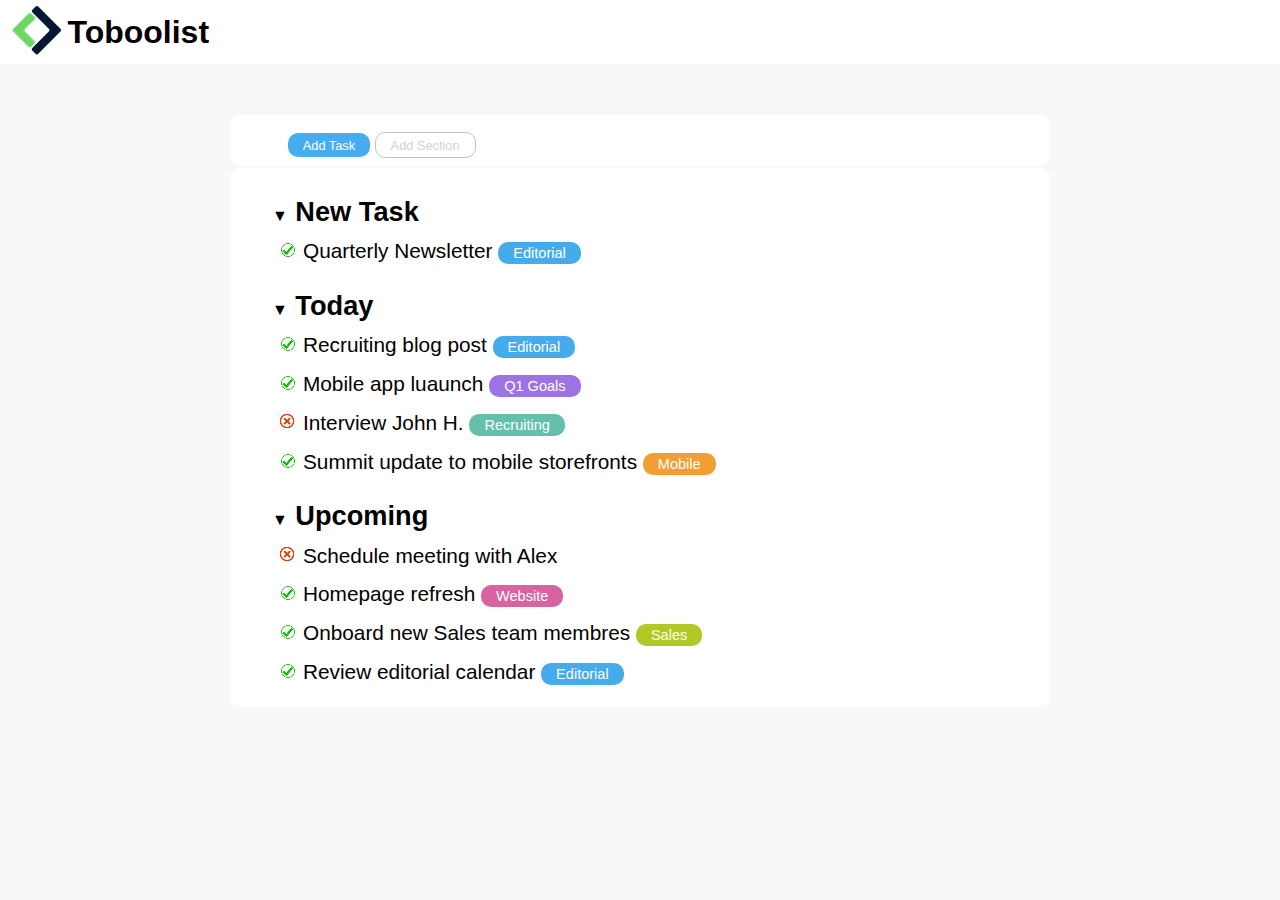
<file: index.html>
<!DOCTYPE html>
<html lang="en">
<head>
    <meta charset="UTF-8">
    <meta http-equiv="X-UA-Compatible" content="IE=edge">
    <meta name="viewport" content="width=device-width, initial-scale=1.0">
    <title>Toboolist</title>
    <!-- Link css -->
    <link rel="stylesheet" href="css/style.css">
    <!-- /Link css -->
</head>
<!-- 
Simbolo freccia
    html: &#9660;
    css: \25BC -->

<body>
    <!-- header -->
    <header class="header">
        <div class="header-inline">
            <img src="img/logo_copia.png" alt="Logo Toboolist" id="img-logo">
        </div>
        
        <div class="header-inline">
            <h1 id="title-logo">Toboolist</h1>
        </div>
    </header>
    <!-- /header -->

    <!-- main -->
    <main>
        <!-- barra navigazione (opz: add task,section) -->
        <nav class="navbar">
            <!-- add task -->
            <div class="nav-click">
                <a href="#" class="nav-white">
                    Add Task
                </a>
            </div>
            <!-- /add task -->

            <!-- add selection -->
            <div class="nav-unclick">
                <a href="#" class="nav-lightgrey">
                    Add Section
                </a>
            </div>
            <!-- /add selection -->

        </nav>
        <!-- /barra navigazione -->

        <!-- container elementi principali -->
        <div class="container">
            <!-- new task -->
            <ul>
                <li class="task-menu">
                    <h2 class="task-title">New Task</h2>
                    <ul class="task-activity">
                        <li class="checkmark">
                            Quarterly Newsletter
                            <a href="#" class="link-editorial">Editorial</a>
                        </li>
                    </ul>
                </li>
            </ul>
            <!-- /new task -->

            <!-- today -->
            <ul>
                <li class="task-menu">
                    <h2 class="task-title">Today</h2>
                    <ul class="task-activity">
                        <li class="checkmark">
                            Recruiting blog post
                            <a href="#" class="link-editorial">Editorial</a>
                        </li>
                        <li class="checkmark">
                            Mobile app luaunch
                            <a href="#" class="link-q1goals">Q1 Goals</a>
                        </li>
                        <li class="checkcross">
                            Interview John H.
                            <a href="#" class="link-recruiting">Recruiting</a>
                        </li>
                        <li class="checkmark">
                            Summit update to mobile storefronts
                            <a href="#" class="link-mobile">Mobile</a>
                        </li>
                    </ul>
                </li>
            </ul>
            <!-- /today -->

            <!-- upcoming -->
            <ul>
                <li class="task-menu">
                    <h2 class="task-title">Upcoming</h2>
                    <ul class="task-activity">
                        <li class="checkcross">
                            Schedule meeting with Alex
                        </li>
                        <li class="checkmark">
                            Homepage refresh
                            <a href="#" class="link-website">Website</a>
                        </li>
                        <li class="checkmark">
                            Onboard new Sales team membres
                            <a href="#" class="link-sales">Sales</a>
                        </li>
                        <li class="checkmark">
                            Review editorial calendar
                            <a href="#" class="link-editorial">Editorial</a>
                        </li>
                    </ul>
                </li>
            </ul>
            <!-- /upcoming -->

        </div>
        <!-- /container -->
    </main>
    <!-- /main -->
</body>
</html>
</file>
<file: css/style.css>
*{
    margin:0 auto;
    padding:0;
    box-sizing: border-box;
}

body{
    font-family: Verdana, Geneva, Tahoma, sans-serif;
    background-color: #f6f8f9;
}
main{
    margin: 4% 18% 1%;
}

a{
    text-decoration: none;
}
/* HEADER */
.header{
    background-color: white;
    padding: 3px 10px;
    width: 100%;
}

.header-inline{
    display: inline-block;
    vertical-align: middle;
}

#title-logo{
    font-weight: 900;
}

/* /HEADER */



/* MAIN */
.navbar,.container{
    background-color: white;
    padding-left: 7%;
    border-radius: 10px;
}

/* navbar */
.navbar{
    padding-top: 2%;
    padding-bottom: 1%;
}

.nav-click,.nav-unclick{
    display: inline-block;
}
.nav-click,.nav-unclick{
    padding: 3px 15px;
    border-radius: 10px;
}
.nav-click{
    background-color: #47adf1;
}

.nav-unclick{
    border: 1px #c1c1c1 solid;
}

.nav-white,.nav-lightgrey{
    font-size: 0.8em;
}

.nav-white{
    color:white;
}
.nav-lightgrey{
    color: #cfd4d8;
}
/* /navbar */



/* container */
.container{
    margin-top: 2px;
    padding-top: 3%;
}

.container a {
    color:white;
}


/* lista */
ul::after{
    margin-left: 10px;
}
.container > ul{
    padding-bottom: 2%;
}

.task-menu::marker{
    content: "\25BC";
    list-style: none;
}

.checkmark,.checkcross{
    padding: 1% 0%;
}
.checkmark{
    list-style-image: url(../img/checkmark.png);
}
.checkcross{
    list-style-image: url(../img/checkcross.png);
}

.task-title{
    padding:  0.5% 1%;
    font-size: 1.7em;
}

.task-activity{
    margin-left:2%;
}

.task-activity li{
    font-size:1.3em;
}

/* link */
.link-editorial,.link-q1goals,.link-recruiting,.link-mobile,.link-website,.link-sales{
    font-size: 0.7em;
    padding: 3px 15px;
    border-radius: 10px;
}
.link-editorial{
    background-color: #45abea;
}
.link-q1goals{
    background-color: #9c72e4;
}
.link-recruiting{
    background-color: #64c0a9;
}
.link-mobile{
    background-color: #f29e33;
}
.link-website{
    background-color: #d863a1;
}
.link-sales{
    background-color: #b0c926;
}
/* link */
/* lista */

/*container */

/* MAIN */
</file>
